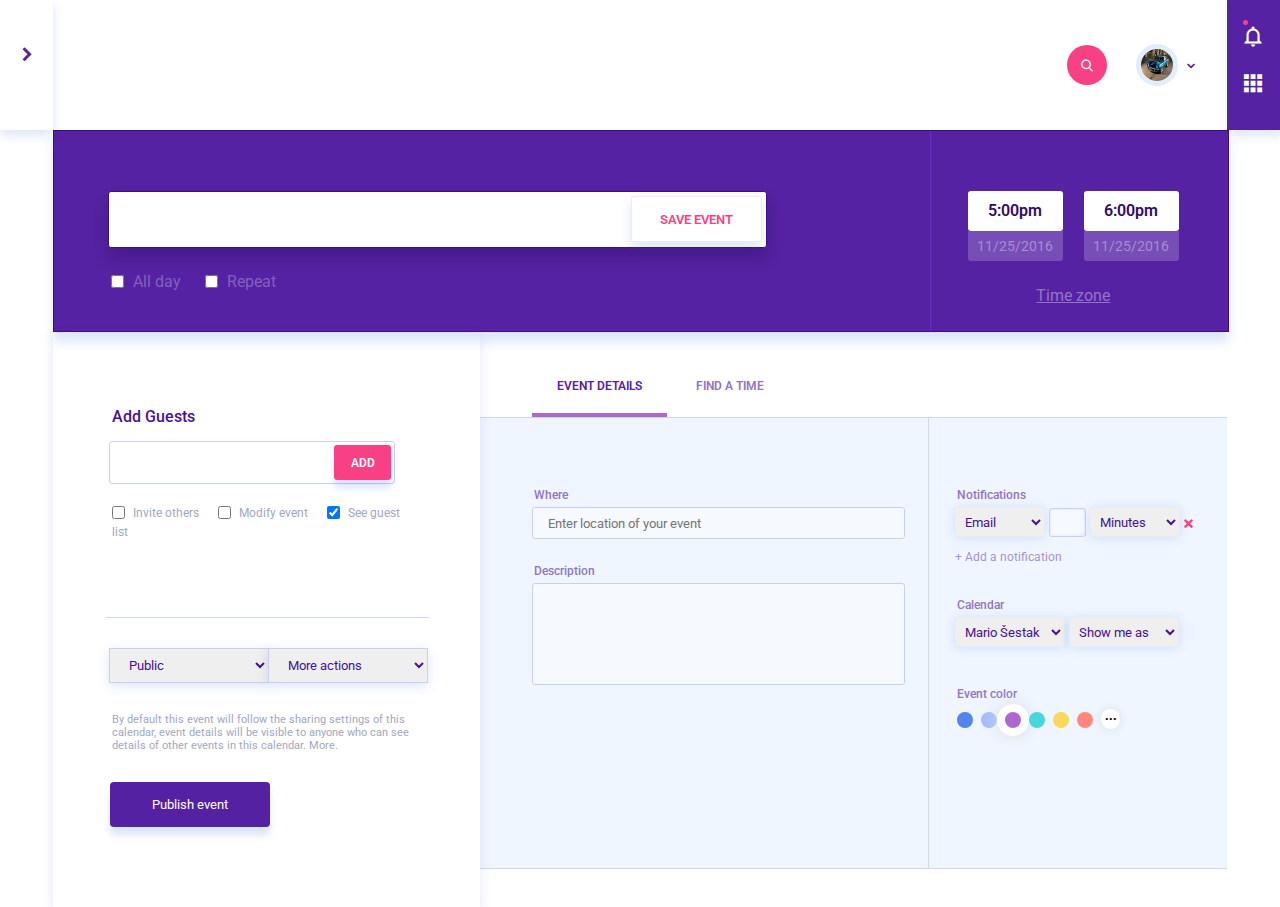
<file: Minified/index.html>
<!DOCTYPE html> <head> <title>Degordian task</title> <link rel="shortcut icon" href="favicon.ico" type="image/x-icon"> <link rel="icon" href="favicon.ico" type="image/x-icon"> <meta charset="utf-8"/> <meta name="viewport" content="width=device-width, initial-scale=1"/> <link rel="stylesheet" type="text/css" href="font/flaticon.css"> <link rel="stylesheet" href="css/styles.css"/> <link href="https://fonts.googleapis.com/css?family=Roboto" rel="stylesheet"> </head> <body> <header> <div class="col_span_1 header_arrow_section"> <div id="arrow"> <i class="flaticon-left-arrow-angle"></i> </div><div id="header_arrow"></div></div><div class="top_button_section" id="top_button_section" style="right: 700px;"> <div class="col_span_3 col_offset_1 save_btn_wrapper"> <input type="button" class="save_button" value="SAVE" onClick="saveLocalStorage();"> </div><div class="discard_delete_wrapper"> <div class="col_span_2 col_offset_1 discard_box" onClick="window.location.reload();" title="discard changes"> <i class="flaticon-forbidden-mark"></i> <p>DISCARD</p></div><div class="col_span_12 delete_box" onClick="localStorage.clear();" title="delete event_clear localStorage"> <i class="flaticon-delete-bin"></i> <p>DELETE</p></div></div></div><div class="col_span_3 profile_box"> <button class="search_button" onClick="popUpAction(event);" data-popup="search_box"> <i class="flaticon-search"></i> </button> <div class="profile" onClick="popUpAction(event);" data-popup="profile_box"> <img src="img/img.jpg"> </div><div class="profile_arrow" onClick="popUpAction(event);" data-popup="profile_box"> <i class="flaticon-left-arrow-angle_small"></i> </div></div><div class="col_span_1 notifications_bar"> <p class="red_dot" id="red_dot"></p><i class="flaticon-notifications-bell-button" id="notifi_button" onClick="popUpAction(event);" data-popup="notification_box"></i> <i class="flaticon-menu" onClick="popUpAction(event);" data-popup="manu_box"></i> </div></header> <section class="col_span_22 col_offset_1 first_section"> <div class="first_section_left"> <div class="save_event_wrapper"> <input type="text" id="event_name"> <input type="button" value="SAVE EVENT" onClick="saveLocalStorage();"> </div><div class="event_intensity"> <input type="checkbox" id="all_day"> <label for="all_day">All day</label> <input type="checkbox" id="repeat"> <label for="repeat">Repeat</label> </div></div><div class="first_section_right"> <div class="time"> <div class="hours"> <p>5:00pm</p></div><div class="date"> <p>11/25/2016</p></div></div><div class="time"> <div class="hours"> <p>6:00pm</p></div><div class="date"> <p>11/25/2016</p></div></div><div class="time_zone"> <p>Time zone</p></div></div></section> <section class="col"> <div class="col_span_8 col_offset_1 add_guest_section"> <div class="col col_offset_2" id="left_event_section"> <div class="add_guest_top_section"> <p class="add_guest_title"> Add Guests </p><div class="add_guest_wrapper"> <input type="text" id="guest_name"> <input type="button" value="ADD" id="add_guest"> </div><div class="add_guest_checkboxes"> <input type="checkbox" id="invite_others"> <label for="invite_others">Invite others</label> <input type="checkbox" id="modify_event"> <label for="modify_event">Modify event</label> <input type="checkbox" id="see_list" checked> <label for="see_list">See guest list</label> </div><ul id="guest_list"></ul> </div><div class="publish_event_section"> <select name="first_dropdown" class="first_dropdown simple_dropdowns" id="eventType"></select> <select name="second_dropdown" class="second_dropdown simple_dropdowns" id="moreActions"></select> <p> By default this event will follow the sharing settings of this calendar, event details will be visible to anyone who can see details of other events in this calendar. More. </p><button onClick="saveEventLocalStorage();">Publish event</button> </div></div></div><div class="col_span_14"> <div class="event_nav"> <a href="" class="selected">EVENT DETAILS</a> <a href="">FIND A TIME</a> </div><div class="col event_details_section"> <div class="event_details_left_section"> <p> Where </p><input type="text" id="location" placeholder="Enter location of your event"> <p> Description </p><textarea id="description"></textarea> </div><div class="event_details_right_section"> <p> Notifications </p><table id="notifi_row"> <tr id="clone_notifi_row" class="clone_notifi_row"> <td> <select name="notification_type" class="notification_type" id="notifications"></select> <input type="text" id="time_value"> <select name="time_format" class="time_format" id="notificationsTime"></select> <a type="button" id="delPOIbutton" onclick="deleteRow(this)"> <i class="flaticon-forbidden-mark"></i> </a> </td></tr></table> <a id="addmorePOIbutton" onclick="createNotification()"> + Add a notification </a> <p class="calendar"> Calendar </p><select name="person" class="person simple_dropdowns" id="calendar"></select> <select name="show_method" class="show_method simple_dropdowns" id="showAs"></select> <p class="edit_color"> Event color </p><ul class="color_palette" id="color_pick"> <li class="first color" data-color="#5484ed"></li><li class="second color" data-color="#a4bdfc"></li><li class="third color" id="selected" data-color="#ae67d1"></li><li class="fourth color" data-color="#46d6db"></li><li class="fifth color" data-color="#fbd75b"></li><li class="sixth color" data-color="#ff887c"></li><li class="seventh color" data-color="#000000"></li><li class="seventh color" data-color="#000000"></li><li class="seventh color" data-color="#000000"></li><li class="seventh color" data-color="#000000"></li><li class="seventh color" data-color="#000000"></li><li class="last color" id="show_all_colors">...</li></ul> </div></div></div></section> <div class="popup hide" id="profile_box"> <img src="img/img.jpg"> <ul> <li>Name: xxxxx</li><li>Age: xx</li><li>Place: Zagreb</li><li>Sex: male</li></ul> <input type="button" value="Close" onClick="popupRemover();"> </div><div class="popup hide" id="notification_box"> <div class="new"> <p>first notification</p></div><div> <p>second notification</p></div><input type="button" value="Close" onClick="popupRemover();"> </div><div class="popup hide" id="manu_box"> <ul> <li>item</li><li>item</li><li>item</li><li>item</li></ul> <input type="button" value="Close" onClick="popupRemover();"> </div><div class="popup hide" id="search_box"> <input type="button" value="Close" onClick="popupRemover();"> </div><div class="is_saved" id="is_saved"> <p>Your inputs are saved!</p></div><script type="text/javascript" src="js/main.js"></script> </body></html>
</file>
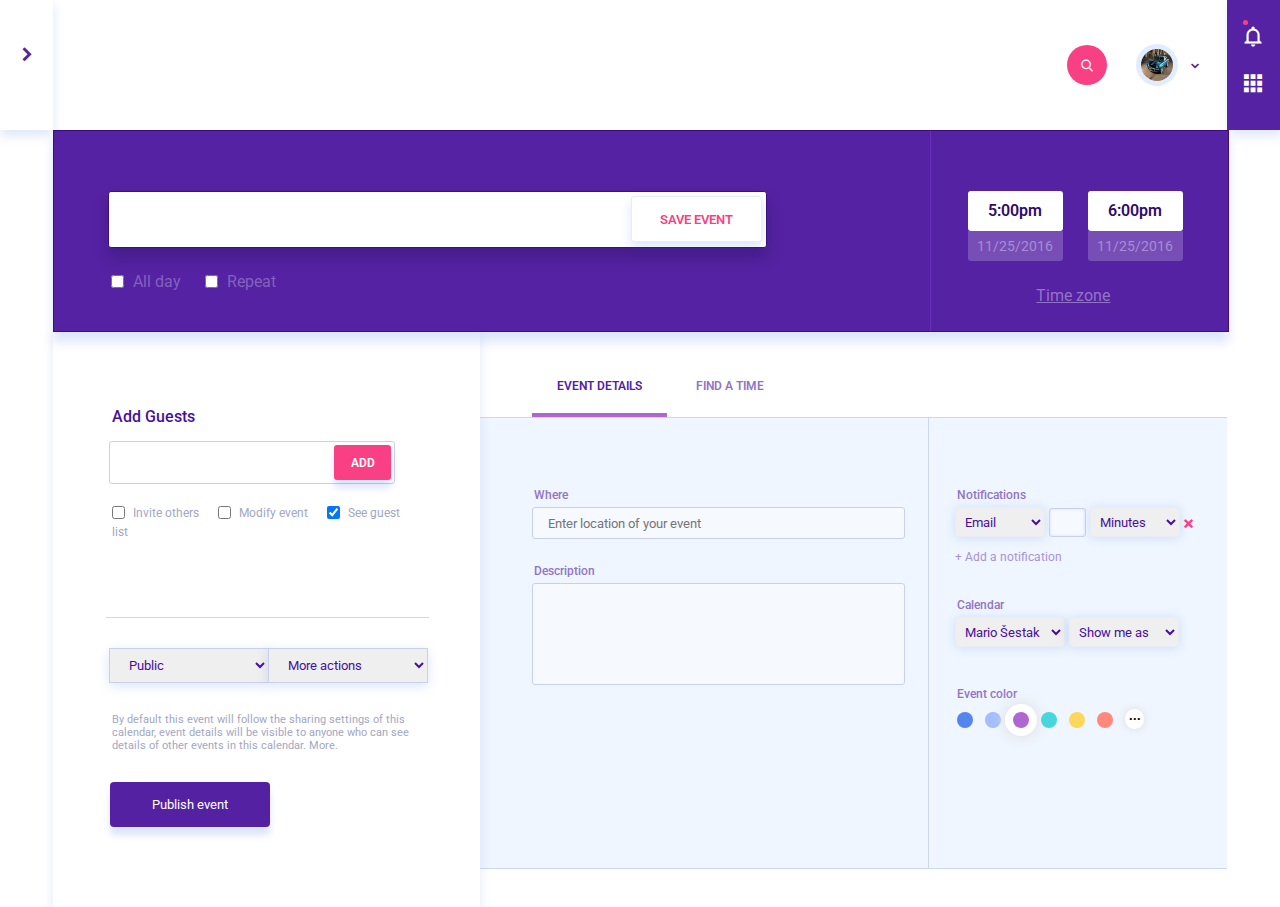
<file: Regular/index.html>
<!DOCTYPE html>
    <head>
        <title>Degordian task</title>
        <link rel="shortcut icon" href="favicon.ico" type="image/x-icon">
        <link rel="icon" href="favicon.ico" type="image/x-icon">
        <meta charset="utf-8"/>
        <meta name="viewport" content="width=device-width, initial-scale=1"/>
        <!-- ICONS -->
        <link rel="stylesheet" type="text/css" href="font/flaticon.css"> 
        <link rel="stylesheet" href="css/styles.css"/>
        <!-- FONT FACE -->
        <link href="https://fonts.googleapis.com/css?family=Roboto" rel="stylesheet">
    </head>
    <body>
        <!-- HEADER -->
        <header>
            <div class="col_span_1 header_arrow_section">
                <div id="arrow">
                    <i class="flaticon-left-arrow-angle"></i>
                </div>
                <div id="header_arrow"></div>
            </div>
            <div class="top_button_section" id="top_button_section" style="right: 700px;">
                <div class="col_span_3 col_offset_1 save_btn_wrapper">
                    <input type="button" class="save_button" value="SAVE" onClick="saveLocalStorage();">
                </div>
                <div class="discard_delete_wrapper">
                    <div class="col_span_2 col_offset_1 discard_box" onClick="window.location.reload();" title="discard changes">
                        <i class="flaticon-forbidden-mark"></i>
                        <p>DISCARD</p>
                    </div>
                    <div class="col_span_12 delete_box" onClick="localStorage.clear();" title="delete event_clear localStorage">
                        <i class="flaticon-delete-bin"></i>
                        <p>DELETE</p>
                    </div>
                </div>
            </div>
            <div class="col_span_3 profile_box">
                <button class="search_button" onClick="popUpAction(event);" data-popup="search_box">
                    <i class="flaticon-search"></i>
                </button>
                <div class="profile" onClick="popUpAction(event);" data-popup="profile_box">
                    <img src="img/img.jpg">
                </div>
                <div class="profile_arrow" onClick="popUpAction(event);" data-popup="profile_box">
                    <i class="flaticon-left-arrow-angle_small"></i>
                </div>
            </div>
            <div class="col_span_1 notifications_bar">
                <p class="red_dot" id="red_dot"></p>
                <i class="flaticon-notifications-bell-button" id="notifi_button" onClick="popUpAction(event);" data-popup="notification_box"></i>
                <i class="flaticon-menu" onClick="popUpAction(event);" data-popup="manu_box"></i>
            </div>
        </header>
        <!-- SECTION WITH EVENT NAME AND TIME ZONE -->
        <section class="col_span_22 col_offset_1 first_section">
            <div class="first_section_left">
                <div class="save_event_wrapper">
                    <input type="text" id="event_name">
                    <input type="button" value="SAVE EVENT" onClick="saveLocalStorage();">
                </div>
                <div class="event_intensity">
                    <input type="checkbox" id="all_day">
                    <label for="all_day">All day</label>
                    <input type="checkbox" id="repeat">
                    <label for="repeat">Repeat</label>
                </div>
            </div>
            <div class="first_section_right">
                <div class="time">
                    <div class="hours">
                        <p>5:00pm</p>
                    </div>
                    <div class="date">
                        <p>11/25/2016</p>
                    </div>
                </div>
                <div class="time">
                    <div class="hours">
                        <p>6:00pm</p>
                    </div>
                    <div class="date">
                        <p>11/25/2016</p>
                    </div>
                </div>
                <div class="time_zone">
                    <p>Time zone</p>
                </div>
            </div>
        </section>
        <!-- SECTION WITH GUEST ADDING AND EVENT DETAILS -->
        <section class="col">
            <div class="col_span_8 col_offset_1 add_guest_section">
                <div class="col col_offset_2" id="left_event_section">
                    <!-- ADDING GUESTS AND PUBLISHING EVENT -->
                    <div class="add_guest_top_section">
                        <p class="add_guest_title">
                            Add Guests
                        </p>
                        <div class="add_guest_wrapper">
                            <input type="text" id="guest_name">
                            <input type="button" value="ADD" id="add_guest">
                        </div>
                        <div class="add_guest_checkboxes">
                            <input type="checkbox" id="invite_others">
                            <label for="invite_others">Invite others</label>
                            <input type="checkbox" id="modify_event">
                            <label for="modify_event">Modify event</label>
                            <input type="checkbox" id="see_list" checked>
                            <label for="see_list">See guest list</label>
                        </div>
                        <ul id="guest_list"></ul>
                    </div>
                    <div class="publish_event_section">
                        <select name="first_dropdown" class="first_dropdown simple_dropdowns" id="eventType"></select>
                        <select name="second_dropdown" class="second_dropdown simple_dropdowns" id="moreActions"></select>
                        <p>
                            By default this event will follow the sharing settings of this calendar, event details will be visible to anyone who can see details of other events in this calendar. More.
                        </p>
                        <button onClick="saveEventLocalStorage();">Publish event</button>
                    </div>
                </div>
            </div>
            <div class="col_span_14">
                <!-- EVENT DETAILS -->
                <div class="event_nav">
                    <a href="" class="selected">EVENT DETAILS</a>
                    <a href="">FIND A TIME</a>
                </div>
                <div class="col event_details_section">
                    <div class="event_details_left_section">
                        <p>
                            Where
                        </p>
                        <input type="text" id="location" placeholder="Enter location of your event">
                        <p>
                            Description
                        </p>
                        <textarea id="description"></textarea>
                    </div>
                    <div class="event_details_right_section">
                        <p>
                            Notifications
                        </p>
                        <table id="notifi_row">
                            <tr id="clone_notifi_row" class="clone_notifi_row">
                                <td>
                                    <select name="notification_type" class="notification_type" id="notifications"></select>
                                    <input type="text" id="time_value">
                                    <select name="time_format" class="time_format" id="notificationsTime"></select>
                                    <a type="button" id="delPOIbutton" onclick="deleteRow(this)">
                                        <i class="flaticon-forbidden-mark"></i>
                                    </a>
                                </td>
                            </tr>
                        </table>
                        <a id="addmorePOIbutton" onclick="createNotification()">
                            + Add a notification
                        </a>
                        <p class="calendar">
                            Calendar
                        </p>
                        <select name="person" class="person simple_dropdowns" id="calendar"></select>
                        <select name="show_method" class="show_method simple_dropdowns" id="showAs"></select>
                        <p class="edit_color">
                            Event color
                        </p>
                        <ul class="color_palette" id="color_pick">
                            <li class="first color" data-color="#5484ed"></li>
                            <li class="second color" data-color="#a4bdfc"></li>
                            <li class="third color" id="selected" data-color="#ae67d1"></li>
                            <li class="fourth color" data-color="#46d6db"></li>
                            <li class="fifth color" data-color="#fbd75b"></li>
                            <li class="sixth color" data-color="#ff887c"></li>
                            <li class="seventh color" data-color="#000000"></li>
                            <li class="seventh color" data-color="#000000"></li>
                            <li class="seventh color" data-color="#000000"></li>
                            <li class="seventh color" data-color="#000000"></li>
                            <li class="seventh color" data-color="#000000"></li>
                            <li class="last color" id="show_all_colors">...</li>
                        </ul>
                    </div>
                </div>
            </div>
        </section>
        <!-- POPUPS FOR PROFILE, NOTIFICATIONS,.... -->
        <div class="popup hide" id="profile_box">
            <img src="img/img.jpg">
            <ul>
                <li>Name: xxxxx</li>
                <li>Age: xx</li>
                <li>Place: Zagreb</li>
                <li>Sex: male</li>
            </ul>
            <input type="button" value="Close" onClick="popupRemover();">
        </div>
        <div class="popup hide" id="notification_box">
            <div class="new">
                <p>first notification</p>
            </div>
            <div>
                <p>second notification</p>
            </div>
            <input type="button" value="Close" onClick="popupRemover();">
        </div>
        <div class="popup hide" id="manu_box">
            <ul>
                <li>item</li>
                <li>item</li>
                <li>item</li>
                <li>item</li>
            </ul>
            <input type="button" value="Close" onClick="popupRemover();">
        </div>
        <div class="popup hide" id="search_box">
            <input type="button" value="Close" onClick="popupRemover();">
        </div>
        <div class="is_saved" id="is_saved">
            <p>Your inputs are saved!</p>
        </div>
        <script type="text/javascript" src="js/main.js"></script>
    </body>
</html>
</file>
<file: Minified/font/flaticon.css>
@font-face{font-family:Flaticon;src:url(Flaticon.eot);src:url(Flaticon.eot?#iefix) format("embedded-opentype"),url(Flaticon.woff) format("woff"),url(Flaticon.ttf) format("truetype"),url(Flaticon.svg#Flaticon) format("svg");font-weight:400;font-style:normal}@media screen and (-webkit-min-device-pixel-ratio:0){@font-face{font-family:Flaticon;src:url(Flaticon.svg#Flaticon) format("svg")}}[class*=" flaticon-"]:after,[class*=" flaticon-"]:before,[class^=flaticon-]:after,[class^=flaticon-]:before{font-family:Flaticon;font-style:normal;margin-left:20px}.flaticon-menu:before{content:"\f100";font-size:18px;color:#fff;margin-left:0}.flaticon-notifications-bell-button:before{content:"\f101";font-size:20px;color:#fff;margin-left:0}.flaticon-search:before{content:"\f102";font-size:12px;margin-left:0}.flaticon-delete-bin:before{content:"\f103";font-size:14px;margin-left:0}.flaticon-forbidden-mark:before{content:"\f104";font-size:9px;margin-left:0}.flaticon-left-arrow-angle:before{content:"\f105";font-size:14px;margin-left:0}.flaticon-left-arrow-angle_small:before{content:"\f105";font-size:8px;margin-left:0}
</file>
<file: Minified/css/styles.css>
.col{float:left;box-sizing:border-box;background-clip:padding-box!important;width:100%;margin-left:0;padding:0}.col_span_1{width:4.16667%}.col_span_1,.col_span_2{border-left-width:0;padding:0;margin-left:0;float:left}.col_span_2{width:8.33333%}.col_span_3{width:12.5%}.col_span_3,.col_span_8{border-left-width:0;padding:0;margin-left:0;float:left}.col_span_8{width:33.33333%}.col_span_12{width:50%}.col_span_12,.col_span_14{border-left-width:0;padding:0;margin-left:0;float:left}.col_span_14{width:58.33333%}.col_span_22{width:91.66667%;border-left-width:0;padding:0;margin-left:0;float:left}.col_offset_1{margin-left:4.16666666667%}.col_offset_2{margin-left:8.33333333333%}*,body,html{margin:0;padding:0;font-family:Roboto,sans-serif}button:hover,input[type=button]:hover{cursor:pointer}header{height:130px}header .header_arrow_section{color:#54239e;background-color:#fff;position:relative;z-index:1;box-shadow:0 5px 11px rgba(0,78,194,.15);height:130px;text-align:center}header #arrow{-webkit-transform:rotate(180deg);transform:rotate(180deg);transition:.6s;position:relative;top:45px}header .top_button_section{position:relative;right:500px;transition:.6s}header .top_button_section:hover{cursor:pointer}header #header_arrow{width:100%;height:100%;position:relative;z-index:2;top:-20px}header #header_arrow:hover{cursor:pointer}header .save_button{border:1px solid #e11f66;min-width:150px;width:100%;margin-top:25px;height:55px;box-shadow:0 8px 8px rgba(19,79,215,.15);background-color:#fa4084;color:#fff;border:0;border-radius:3px;font-size:12px;font-weight:600}header p{margin-top:43px;font-size:11px;color:#9274c5}header .search_button{display:inline-block;background-color:#fa4084;color:#fff;width:40px;height:40px;margin-right:25px;border-radius:50%;border:0;margin-top:45px}header .profile_arrow{color:#52209d;display:inline-block;-webkit-transform:rotate(270deg);transform:rotate(270deg);width:10px}header .profile_arrow:hover{cursor:pointer}header .profile{display:inline-block;border:5px solid #e1edff;width:32px;height:32px;border-radius:50%;position:relative;top:11px;margin-right:5px}header .profile img{width:32px;border-radius:50%}header .profile:hover{cursor:pointer}header .delete_box,header .discard_box{margin-top:40px;display:inline-block}header .delete_box i,header .delete_box p,header .discard_box i,header .discard_box p{display:inline;cursor:pointer;color:#9274c5}header .delete_box i,header .discard_box i{margin-right:7px}header .delete_box{position:relative;left:-5px}header .discard_box i{background-color:#9274c5;color:#fff;border-radius:50%;padding:0 6px 3px}.notifications_bar{box-shadow:3px 5px 11px rgba(0,78,194,.15);height:130px;background-color:#5522a3;text-align:center}.notifications_bar .red_dot{width:5px;height:5px;background-color:#fa4084;position:absolute;right:2.5%;top:-23px;border-radius:50%}.notifications_bar .flaticon-menu,.notifications_bar .flaticon-notifications-bell-button{display:block;margin-top:25px;cursor:pointer}.first_section{border:1px solid #3b0c82;box-shadow:0 10px 10px rgba(19,79,215,.15);height:200px;background-color:#5522a3}.first_section_left{border-right:1px solid #6730bc;height:140px;margin-left:4.6%;width:70%;padding-top:60px;float:left}.first_section_left .save_event_wrapper{border:1px solid #3c1081;border-radius:3px;background-color:#fff;width:80%;height:55px;box-shadow:0 10px 15px rgba(17,1,41,.2)}.first_section_left .save_event_wrapper input[type=text]{width:70%;height:90%;margin-top:3px;border:0;margin-left:5px;color:#5a33a3;padding-left:15px;font-size:18px}.first_section_left .save_event_wrapper input[type=button]{float:right;width:20%;color:#fa4084;height:46px;min-width:120px;border:1px solid #e7ecf5;border-radius:3px;background-color:#fff;margin:4px;box-shadow:0 5px 11px rgba(19,79,215,.15);font-weight:600}.first_section_left .event_intensity{margin-top:25px;margin-left:3px;color:#8261bb}.first_section_left .event_intensity input{margin-right:5px}.first_section_left .event_intensity label{margin-right:20px;position:relative;bottom:1px}.first_section_right{float:left;width:22.5%;padding-left:2.5%}.first_section_right .time{margin-top:60px;display:inline-block;width:33.33333%;min-width:95px;margin-right:13%;margin-left:2%}.first_section_right .time .hours{background-color:#fff;text-align:center;width:100%;height:40px;border-radius:3px;color:#2f0969}.first_section_right .time .hours p{padding-top:10px;font-size:16px;font-weight:600}.first_section_right .time .date{width:100%;background-color:#774eb5;border-radius:0 0 3px 3px;height:30px;text-align:center}.first_section_right .time .date p{padding-top:7px;color:#a78cd5;font-size:14px}.first_section_right .time_zone{margin-top:25px;text-decoration:underline;color:#9274c5;width:86%;text-align:center}.add_guest_section{position:relative;z-index:1;box-shadow:0 5px 11px rgba(80,103,218,.15);min-height:500px;padding-top:75px;display:block}.add_guest_section .add_guest_title{font-weight:500;color:#47109b;margin-left:3px}.add_guest_section .add_guest_wrapper{border-radius:3px;border:1px solid #c9d0ed;margin-left:0;width:70%;margin-right:20px;margin-top:15px;height:41px}.add_guest_section .add_guest_wrapper input[type=text]{width:69%;margin-top:2px;height:37px;border:0;padding-left:10px;margin-left:2px}.add_guest_section .add_guest_wrapper input[type=button]{width:20%;height:35px;float:right;margin:3px;background-color:#fa4084;color:#fff;border:0;border-radius:3px;font-weight:600;font-size:12px;box-shadow:0 8px 7px rgba(19,79,215,.15)}.add_guest_section .add_guest_checkboxes{display:inline-block;margin-left:3px;margin-top:20px;width:75%}.add_guest_section .add_guest_checkboxes label{position:relative;bottom:2px;margin-left:4px;margin-right:15px;font-size:12px;color:#a2a7c1}.add_guest_section #guest_list{margin-top:15px;margin-bottom:15px;list-style-type:none;font-size:12px;color:#a2a7c1}.add_guest_section .add_guest_top_section{min-height:210px;margin-left:4.6%}.add_guest_section .publish_event_section{margin-left:4%;border-top:1px solid #ccd9ec;width:75%;padding-top:30px;padding-left:3px}.add_guest_section .publish_event_section .second_dropdown{margin:0}.add_guest_section .publish_event_section .first_dropdown,.add_guest_section .publish_event_section .second_dropdown{color:#47109b;min-width:140px;width:50%;height:35px;padding-left:15px;border:1px solid #c9d0ed;box-shadow:0 3px 11px rgba(19,79,215,.15)}.add_guest_section .publish_event_section .first_dropdown{margin-right:-5px}.add_guest_section .publish_event_section p{margin-top:30px;margin-left:3px;font-size:11px;color:#a2a7c1}.add_guest_section .publish_event_section button{margin-top:30px;height:45px;width:160px;border:0;margin-left:1px;border-radius:4px;background-color:#5421a2;color:#fff;box-shadow:0 8px 7px rgba(0,78,194,.15)}.event_nav{margin-left:7%;width:93%;height:85px}.event_nav a{padding:20px 25px;font-size:12px;font-weight:600;text-decoration:none;height:85px;position:relative;top:43px;color:#9274c5}.event_nav .selected{border-bottom:4px solid #ae67d1;color:#5421a2}.event_details_section{border-top:1px solid #ccd9ec;border-bottom:1px solid #ccd9ec;position:relative;z-index:0;background-color:#eff6ff;height:auto;min-height:450px}.event_details_section p{margin-left:1px;color:#9274c5;font-size:12px;font-weight:500;margin-left:2px}.event_details_right_section{width:36%;float:left;padding-left:3.5%;padding-top:70px}.event_details_right_section table{margin-left:-2px;margin-top:3px;border:0}.event_details_right_section table tr:first-child{display:none}.event_details_right_section table td{border:0;display:inline-block}.event_details_right_section table td select{color:#47109b;width:90px;height:30px;border-radius:3px;border:1px solid #e7ecf5;padding-left:5px;box-shadow:0 1px 11px rgba(19,79,215,.15)}.event_details_right_section table td i{color:#fa4084}.event_details_right_section table td #time_value{color:#2f0969;width:30px;height:27px;padding-left:5px;background-color:#f6faff;border-radius:3px;border:1px solid #c9d0ed;box-shadow:inset 0 0 3px rgba(19,79,215,.15)}.event_details_right_section a{cursor:pointer;font-size:12px}.event_details_right_section #addmorePOIbutton{position:relative;top:7px;color:#a793d1}.event_details_right_section .calendar,.event_details_right_section .edit_color{margin-top:40px;margin-bottom:5px}.event_details_right_section .person,.event_details_right_section .show_method{display:inline-block;box-shadow:0 1px 11px rgba(19,79,215,.15);color:#47109b;width:110px;height:30px;padding-left:5px;border-radius:3px;border:1px solid #e7ecf5}.event_details_right_section .color_palette{margin-bottom:15px;margin-top:7px;margin-left:-2px;list-style-type:none}.event_details_right_section .color_palette li{display:inline-block;width:16px;height:16px;border-radius:50%;margin:4px}.event_details_right_section .color_palette li:hover{cursor:pointer}.event_details_right_section .color_palette .first{background-color:#5484ed}.event_details_right_section .color_palette .second{background-color:#a4bdfc}.event_details_right_section .color_palette .third{background-color:#ae67d1}.event_details_right_section .color_palette .fourth{background-color:#46d6db}.event_details_right_section .color_palette .fifth{background-color:#fbd75b}.event_details_right_section .color_palette .sixth{background-color:#ff887c}.event_details_right_section .color_palette .seventh{background-color:#000}.event_details_right_section .color_palette .last{width:13.5px;height:13.5px;background-color:#fff;font-size:12px;font-weight:900;position:relative;bottom:12px;padding-bottom:6px;padding-left:4px;padding-right:1px;box-shadow:0 0 10px #ddd}.event_details_right_section .color_palette #selected{border:8px solid #fff;margin:-4px;box-shadow:0 0 15px #ddd}.hide_color{display:none}.event_details_left_section{margin-left:7%;width:53%;float:left;min-height:380px;border-right:1px solid #ccd9ec;padding-top:70px}.event_details_left_section #location{margin-right:3.5%;padding-left:15px}.event_details_left_section #description,.event_details_left_section #location{color:#47109b;width:90%;margin-top:5px;margin-bottom:25px;border-radius:3px;border:1px solid #c9d0ed;height:30px;background-color:#f6faff}.event_details_left_section #description{margin-right:5%;min-height:70px;padding:15px;padding-right:0;resize:none}.popup{width:285px;background-color:#fff;box-shadow:0 0 15px #ddd;position:absolute;right:10px;transition:.6s;overflow:hidden}.popup input{background:#f5f5f5;border:0;position:absolute;bottom:0;right:0;height:30px;width:100%;text-decoration:underline}#profile_box{width:260px}#profile_box img{width:100px;height:100px;border-radius:50%;overflow:hidden;box-shadow:0 0 15px #ddd;margin:10px}#profile_box ul{float:right;margin:10px;list-style-type:none}#profile_box ul li{padding-bottom:5px}#notification_box{width:250px}#notification_box div{width:100%;text-align:center;height:60px}#notification_box div p{padding-top:20px;margin-bottom:20px}#notification_box .new{background-color:#eee}#manu_box{width:150px}#manu_box ul{list-style-type:none;margin:10px}#manu_box ul li{margin-bottom:5px}.hide{height:0}.show{height:150px}.is_saved{z-index:3;width:100vw;height:100vh;background:rgba(0,0,0,.5);position:fixed;color:#fff;top:-1800px;text-align:center;padding-top:20%;font-size:24px;transition:.6s}.is_saved:hover{cursor:pointer}@media screen and (max-width:1380px){.first_section_right .time{margin-right:5%;margin-left:3%}}@media screen and (max-width:1160px){.first_section_right .time{margin-right:2%;margin-left:1%}header .search_button{margin-right:10px}.event_details_right_section{width:46.5%;padding-left:3%}.event_details_left_section{width:43%}}@media screen and (max-width:1030px){.first_section_right .time{margin-right:0;margin-left:0}header .search_button{display:block;margin-top:10px;margin-left:10px}header .profile,header .profile_arrow{margin-left:10px}}@media screen and (max-width:965px){.col_span_1{width:50px}.first_section{border:0;margin-left:0;width:100%;height:150px}.first_section .first_section_left{margin-left:6.8%;padding-top:20px;height:130px;width:65%}.first_section .first_section_left .save_event_wrapper input[type=text]{width:auto;height:80%}.first_section .first_section_right .time{margin-top:20px}header,header #header_arrow,header .header_arrow_section,header .notifications_bar{height:115px}header .profile_box{position:absolute;right:75px}header .profile_arrow{margin-left:0}header .notifications_bar{float:right}header .delete_box{width:auto;margin-left:15px}header .discard_box{width:auto;margin-right:15px;margin-left:25px}.col_span_3{width:auto;margin-left:35px}.col_span_8,.col_span_14{width:50%;margin:0}.event_details_left_section{width:90%;border-right:0;min-height:auto;border-bottom:1px solid #ccd9ec}.event_details_right_section{width:90%;margin-left:3%;padding-top:30px}}@media screen and (max-width:890px){.first_section{width:100%;margin:0;height:250px}.first_section .first_section_left,.first_section .first_section_right{width:94%}.first_section .first_section_right .time{margin-top:-10px;margin-left:3.8%}.first_section .first_section_right .time .hours{height:35px}.first_section .first_section_right .time .hours p{padding-top:8px}.first_section .first_section_right .time_zone{margin-top:10px;width:73%}.first_section .first_section_left{border-right:0;margin-left:6%}.first_section .first_section_left .save_event_wrapper{width:71%;height:40px}.first_section .first_section_left .save_event_wrapper input[type=button]{height:32px;font-weight:500}}@media screen and (max-width:630px){body{overflow-y:scroll;overflow-x:hidden}.first_section{height:220px}.first_section .first_section_left{width:95%}.first_section .first_section_right{width:100%;padding-left:0}.first_section .first_section_right .time{width:40%;margin-left:4.5%;margin-right:4.5%}.first_section .first_section_right .time_zone{width:97%}.first_section .first_section_left{margin-left:4.5%;height:100px}.first_section .first_section_left .save_event_wrapper{width:94.5%}.first_section .first_section_left .save_event_wrapper input[type=text]{width:calc(100% - 140px)}.first_section .first_section_left .save_event_wrapper input[type=button]{min-width:90px}.first_section .first_section_left .event_intensity{margin-top:10px}.top_button_section{display:block;float:left}.top_button_section .save_btn_wrapper{margin-top:-15px}.top_button_section .discard_delete_wrapper{clear:both;width:100%;margin-left:19%}.top_button_section .discard_delete_wrapper .delete_box{margin-top:15px;left:0}.top_button_section .discard_delete_wrapper .discard_box{margin-top:15px;margin-left:0}.col_span_8,.col_span_14{width:100%}#left_event_section{width:93%}.add_guest_section{padding-top:45px}.add_guest_section .col_offset_2{margin-left:7%}.add_guest_section .add_guest_top_section,.add_guest_section .publish_event_section{margin-left:0}.add_guest_section .publish_event_section .first_dropdown,.add_guest_section .publish_event_section .second_dropdown{min-width:110px;padding-left:5px}.add_guest_section .add_guest_checkboxes{width:110px}.add_guest_section .add_guest_wrapper{width:75%}}@media screen and (max-width:440px){header .col_span_1{width:35px}header .top_button_section .save_btn_wrapper{margin-left:10px}header .top_button_section .save_btn_wrapper input[type=button]{height:40px;min-width:100px}header .top_button_section .discard_delete_wrapper{margin-left:10px}header .top_button_section .discard_delete_wrapper .delete_box{width:100%;margin-top:10px;margin-left:4px}header .top_button_section .discard_delete_wrapper .delete_box p{padding-left:3px}header .top_button_section .discard_delete_wrapper .discard_box{width:100%;margin-top:10px}header .profile_box{right:45px}header .profile_box .profile_arrow{margin-left:-6px}}
</file>
<file: Regular/font/flaticon.css>
/*
  	Flaticon icon font: Flaticon
  	Creation date: 18/03/2017 15:27
  	*/

@font-face {
  font-family: "Flaticon";
  src: url("./Flaticon.eot");
  src: url("./Flaticon.eot?#iefix") format("embedded-opentype"),
       url("./Flaticon.woff") format("woff"),
       url("./Flaticon.ttf") format("truetype"),
       url("./Flaticon.svg#Flaticon") format("svg");
  font-weight: normal;
  font-style: normal;
}

@media screen and (-webkit-min-device-pixel-ratio:0) {
  @font-face {
    font-family: "Flaticon";
    src: url("./Flaticon.svg#Flaticon") format("svg");
  }
}

[class^="flaticon-"]:before, [class*=" flaticon-"]:before,
[class^="flaticon-"]:after, [class*=" flaticon-"]:after {   
  font-family: Flaticon;
font-style: normal;
margin-left: 20px;
}

.flaticon-menu:before { content: "\f100"; font-size: 18px; color: #fff; margin-left: 0;}
.flaticon-notifications-bell-button:before { content: "\f101"; font-size: 20px; color: #fff; margin-left: 0;}
.flaticon-search:before { content: "\f102"; font-size: 12px; margin-left: 0;}
.flaticon-delete-bin:before { content: "\f103"; font-size: 14px; margin-left: 0px;}
.flaticon-forbidden-mark:before { content: "\f104"; font-size: 9px; margin-left: 0px;}
.flaticon-left-arrow-angle:before { content: "\f105"; font-size: 14px; margin-left: 0px;}
.flaticon-left-arrow-angle_small:before { content: "\f105"; font-size: 8px; margin-left: 0px;}
</file>
<file: Regular/css/styles.css>
.col {
  float: left;
  -webkit-box-sizing: border-box;
  -moz-box-sizing: border-box;
  box-sizing: border-box;
  -moz-background-clip: padding-box !important;
  -webkit-background-clip: padding-box !important;
  background-clip: padding-box !important;
  width: 100%; }

/*-----------------------------------------------------------------------------

    Span 1:    4.16666666667%
    Span 2:    8.33333333333%
    Span 3:    12.5%
    Span 4:    16.6666666667%
    Span 5:    20.8333333333%
    Span 6:    25.0%
    Span 7:    29.1666666667%
    Span 8:    33.3333333333%
    Span 9:    37.5%
    Span 10:    41.6666666667%
    Span 11:    45.8333333333%
    Span 12:    50.0%
    Span 13:    54.1666666667%
    Span 14:    58.3333333333%
    Span 15:    62.5%
    Span 16:    66.6666666667%
    Span 17:    70.8333333333%
    Span 18:    75.0%
    Span 19:    79.1666666667%
    Span 20:    83.3333333333%
    Span 21:    87.5%
    Span 22:    91.6666666667%
    Span 23:    95.8333333333%
    Span 24:    100%

    ----------------------------------------------------------------------------- */
.col {
  margin-left: 0%;
  padding: 0 0%; }

.col_span_1 {
  width: 4.16667%;
  border-left-width: 0;
  padding: 0 0%;
  margin-left: 0%;
  float: left; }

.col_span_2 {
  width: 8.33333%;
  border-left-width: 0;
  padding: 0 0%;
  margin-left: 0%;
  float: left; }

.col_span_3 {
  width: 12.5%;
  border-left-width: 0;
  padding: 0 0%;
  margin-left: 0%;
  float: left; }

.col_span_8 {
  width: 33.33333%;
  border-left-width: 0;
  padding: 0 0%;
  margin-left: 0%;
  float: left; }

.col_span_12 {
  width: 50%;
  border-left-width: 0;
  padding: 0 0%;
  margin-left: 0%;
  float: left; }

.col_span_14 {
  width: 58.33333%;
  border-left-width: 0;
  padding: 0 0%;
  margin-left: 0%;
  float: left; }

.col_span_22 {
  width: 91.66667%;
  border-left-width: 0;
  padding: 0 0%;
  margin-left: 0%;
  float: left; }

/*OFFSET*/
.col_offset_1 {
  margin-left: 4.16666666667%; }

.col_offset_2 {
  margin-left: 8.33333333333%; }

*, html, body {
  margin: 0;
  padding: 0;
  font-family: 'Roboto', sans-serif; }

input[type="button"]:hover, button:hover {
  cursor: pointer; }

header {
  height: 130px; }
  header .header_arrow_section {
    color: #54239e;
    background-color: #fff;
    position: relative;
    z-index: 1;
    box-shadow: 0 5px 11px rgba(0, 78, 194, 0.15);
    height: 130px;
    text-align: center; }
  header #arrow {
    -webkit-transform: rotate(180deg);
    -ms-transform: rotate(180deg);
    transform: rotate(180deg);
    transition: .6s;
    position: relative;
    top: 45px; }
  header .top_button_section {
    position: relative;
    right: 500px;
    transition: .6s; }
    header .top_button_section:hover {
      cursor: pointer; }
  header #header_arrow {
    width: 100%;
    height: 100%;
    position: relative;
    z-index: 15;
    top: -20px; }
    header #header_arrow:hover {
      cursor: pointer; }
  header .save_button {
    border: 1px solid #e11f66;
    min-width: 150px;
    width: 100%;
    margin-top: 25px;
    height: 55px;
    box-shadow: 0 8px 8px rgba(19, 79, 215, 0.15);
    background-color: #fa4084;
    color: #fff;
    border: 0;
    border-radius: 3px;
    font-size: 12px;
    font-weight: 600; }
  header p {
    margin-top: 43px;
    font-size: 11px;
    color: #9274c5; }
  header .search_button {
    display: inline-block;
    background-color: #fa4084;
    color: #fff;
    width: 40px;
    height: 40px;
    margin-right: 25px;
    border-radius: 50%;
    border: 0;
    margin-top: 45px; }
  header .profile_arrow {
    color: #52209d;
    display: inline-block;
    -webkit-transform: rotate(270deg);
    -ms-transform: rotate(270deg);
    transform: rotate(270deg);
    width: 10px; }
    header .profile_arrow:hover {
      cursor: pointer; }
  header .profile {
    display: inline-block;
    border: 5px solid #e1edff;
    width: 32px;
    height: 32px;
    border-radius: 50%;
    position: relative;
    top: 11px;
    margin-right: 5px; }
    header .profile img {
      width: 32px;
      border-radius: 50%; }
    header .profile:hover {
      cursor: pointer; }
  header .delete_box, header .discard_box {
    margin-top: 40px;
    display: inline-block; }
    header .delete_box i, header .delete_box p, header .discard_box i, header .discard_box p {
      display: inline;
      cursor: pointer;
      color: #9274c5; }
    header .delete_box i, header .discard_box i {
      margin-right: 7px; }
  header .delete_box {
    position: relative;
    left: -5px; }
  header .discard_box i {
    background-color: #9274c5;
    color: #fff;
    border-radius: 50%;
    padding: 0px 6px 3px 6px; }

.notifications_bar {
  box-shadow: 3px 5px 11px rgba(0, 78, 194, 0.15);
  height: 130px;
  background-color: #5522a3;
  text-align: center; }
  .notifications_bar .red_dot {
    width: 5px;
    height: 5px;
    background-color: #fa4084;
    position: absolute;
    right: 2.5%;
    top: -23px;
    border-radius: 50%; }
  .notifications_bar .flaticon-notifications-bell-button {
    display: block;
    margin-top: 25px;
    cursor: pointer; }
  .notifications_bar .flaticon-menu {
    margin-top: 25px;
    display: block;
    cursor: pointer; }

.first_section {
  border: 1px solid #3b0c82;
  box-shadow: 0 10px 10px rgba(19, 79, 215, 0.15);
  height: 200px;
  background-color: #5522a3; }

.first_section_left {
  border-right: 1px solid #6730bc;
  height: 140px;
  margin-left: 4.6%;
  width: 70%;
  padding-top: 60px;
  float: left; }
  .first_section_left .save_event_wrapper {
    border: 1px solid #3c1081;
    border-radius: 3px;
    background-color: #fff;
    width: 80%;
    height: 55px;
    box-shadow: 0 10px 15px rgba(17, 1, 41, 0.2); }
    .first_section_left .save_event_wrapper input[type="text"] {
      width: 70%;
      height: 90%;
      margin-top: 3px;
      border: 0;
      margin-left: 5px;
      color: #5a33a3;
      padding-left: 15px;
      font-size: 18px; }
    .first_section_left .save_event_wrapper input[type="button"] {
      float: right;
      width: 20%;
      color: #fa4084;
      height: 46px;
      min-width: 120px;
      border: 1px solid #e7ecf5;
      border-radius: 3px;
      background-color: #fff;
      margin: 4px;
      box-shadow: 0 5px 11px rgba(19, 79, 215, 0.15);
      font-weight: 600; }
  .first_section_left .event_intensity {
    margin-top: 25px;
    margin-left: 3px;
    color: #8261bb; }
    .first_section_left .event_intensity input {
      margin-right: 5px; }
    .first_section_left .event_intensity label {
      margin-right: 20px;
      position: relative;
      bottom: 1px; }

.first_section_right {
  float: left;
  width: 22.5%;
  padding-left: 2.5%; }
  .first_section_right .time {
    margin-top: 60px;
    display: inline-block;
    width: calc(100% / 3);
    min-width: 95px;
    margin-right: 13%;
    margin-left: 2%; }
    .first_section_right .time .hours {
      background-color: #fff;
      text-align: center;
      width: 100%;
      height: 40px;
      border-radius: 3px;
      color: #2f0969; }
      .first_section_right .time .hours p {
        padding-top: 10px;
        font-size: 16px;
        font-weight: 600; }
    .first_section_right .time .date {
      width: 100%;
      background-color: #774eb5;
      border-radius: 0 0 3px 3px;
      height: 30px;
      text-align: center; }
      .first_section_right .time .date p {
        padding-top: 7px;
        color: #a78cd5;
        font-size: 14px; }
  .first_section_right .time_zone {
    margin-top: 25px;
    text-decoration: underline;
    color: #9274c5;
    width: 86%;
    text-align: center; }

.add_guest_section {
  position: relative;
  z-index: 1;
  box-shadow: 0 5px 11px rgba(80, 103, 218, 0.15);
  min-height: 500px;
  padding-top: 75px;
  display: block; }
  .add_guest_section .add_guest_title {
    font-weight: 500;
    color: #47109b;
    margin-left: 3px; }
  .add_guest_section .add_guest_wrapper {
    border-radius: 3px;
    border: 1px solid #c9d0ed;
    margin-left: 0;
    width: 70%;
    margin-right: 20px;
    margin-top: 15px;
    height: 41px; }
    .add_guest_section .add_guest_wrapper input[type="text"] {
      width: 69%;
      margin-top: 2px;
      height: 37px;
      border: 0;
      padding-left: 10px;
      margin-left: 2px; }
    .add_guest_section .add_guest_wrapper input[type="button"] {
      width: 20%;
      height: 35px;
      float: right;
      margin: 3px;
      background-color: #fa4084;
      color: #fff;
      border: 0;
      border-radius: 3px;
      font-weight: 600;
      font-size: 12px;
      box-shadow: 0 8px 7px rgba(19, 79, 215, 0.15); }
  .add_guest_section .add_guest_checkboxes {
    display: inline-block;
    margin-left: 3px;
    margin-top: 20px;
    width: 75%; }
    .add_guest_section .add_guest_checkboxes label {
      position: relative;
      bottom: 2px;
      margin-left: 4px;
      margin-right: 15px;
      font-size: 12px;
      color: #a2a7c1; }
  .add_guest_section #guest_list {
    margin-top: 15px;
    margin-bottom: 15px;
    list-style-type: none;
    font-size: 12px;
    color: #a2a7c1; }
  .add_guest_section .add_guest_top_section {
    min-height: 210px;
    margin-left: 4.6%; }
  .add_guest_section .publish_event_section {
    margin-left: 4%;
    border-top: 1px solid #ccd9ec;
    width: 75%;
    padding-top: 30px;
    padding-left: 3px; }
    .add_guest_section .publish_event_section .second_dropdown {
      color: #47109b;
      min-width: 140px;
      width: 50%;
      margin: 0;
      height: 35px;
      padding-left: 15px;
      border: 1px solid #c9d0ed;
      box-shadow: 0 3px 11px rgba(19, 79, 215, 0.15); }
    .add_guest_section .publish_event_section .first_dropdown {
      color: #47109b;
      width: 50%;
      min-width: 140px;
      margin-right: -5px;
      height: 35px;
      padding-left: 15px;
      border: 1px solid #c9d0ed;
      box-shadow: 0 3px 11px rgba(19, 79, 215, 0.15); }
    .add_guest_section .publish_event_section p {
      margin-top: 30px;
      margin-left: 3px;
      font-size: 11px;
      color: #a2a7c1; }
    .add_guest_section .publish_event_section button {
      margin-top: 30px;
      height: 45px;
      width: 160px;
      border: 0;
      margin-left: 1px;
      border-radius: 4px;
      background-color: #5421a2;
      color: #fff;
      box-shadow: 0 8px 7px rgba(0, 78, 194, 0.15); }

.event_nav {
  margin-left: 7%;
  width: 93%;
  height: 85px; }
  .event_nav a {
    padding: 20px 25px;
    font-size: 12px;
    font-weight: 600;
    text-decoration: none;
    height: 85px;
    position: relative;
    top: 43px;
    color: #9274c5; }
  .event_nav .selected {
    border-bottom: 4px solid #ae67d1;
    color: #5421a2; }

.event_details_section {
  border-top: 1px solid #ccd9ec;
  border-bottom: 1px solid #ccd9ec;
  position: relative;
  z-index: 0;
  background-color: #eff6ff;
  height: auto;
  min-height: 450px; }
  .event_details_section p {
    margin-left: 1px;
    color: #9274c5;
    font-size: 12px;
    font-weight: 500;
    margin-left: 2px; }

.event_details_right_section {
  width: 36%;
  float: left;
  padding-left: 3.5%;
  padding-top: 70px; }
  .event_details_right_section table {
    margin-left: -2px;
    margin-top: 3px;
    border: 0; }
    .event_details_right_section table tr:first-child {
      display: none; }
    .event_details_right_section table td {
      border: 0;
      display: inline-block; }
      .event_details_right_section table td select {
        color: #47109b;
        width: 90px;
        height: 30px;
        border-radius: 3px;
        border: 1px solid #e7ecf5;
        padding-left: 5px;
        box-shadow: 0 1px 11px rgba(19, 79, 215, 0.15); }
      .event_details_right_section table td i {
        color: #fa4084; }
      .event_details_right_section table td #time_value {
        color: #2f0969;
        width: 30px;
        height: 27px;
        padding-left: 5px;
        background-color: #f6faff;
        border-radius: 3px;
        border: 1px solid #c9d0ed;
        box-shadow: inset 0px 0px 3px rgba(19, 79, 215, 0.15); }
  .event_details_right_section a {
    cursor: pointer;
    font-size: 12px; }
  .event_details_right_section #addmorePOIbutton {
    position: relative;
    top: 7px;
    color: #a793d1; }
  .event_details_right_section .calendar, .event_details_right_section .edit_color {
    margin-top: 40px;
    margin-bottom: 5px; }
  .event_details_right_section .show_method, .event_details_right_section .person {
    display: inline-block;
    box-shadow: 0 1px 11px rgba(19, 79, 215, 0.15);
    color: #47109b;
    width: 110px;
    height: 30px;
    padding-left: 5px;
    border-radius: 3px;
    border: 1px solid #e7ecf5; }
  .event_details_right_section .color_palette {
    margin-bottom: 15px;
    margin-top: 7px;
    margin-left: -2px;
    list-style-type: none; }
    .event_details_right_section .color_palette li {
      display: inline-block;
      width: 16px;
      height: 16px;
      border-radius: 50%;
      margin: 4px; }
      .event_details_right_section .color_palette li:hover {
        cursor: pointer; }
    .event_details_right_section .color_palette .first {
      background-color: #5484ed; }
    .event_details_right_section .color_palette .second {
      background-color: #a4bdfc; }
    .event_details_right_section .color_palette .third {
      background-color: #ae67d1; }
    .event_details_right_section .color_palette .fourth {
      background-color: #46d6db; }
    .event_details_right_section .color_palette .fifth {
      background-color: #fbd75b; }
    .event_details_right_section .color_palette .sixth {
      background-color: #ff887c; }
    .event_details_right_section .color_palette .seventh {
      background-color: #000; }
    .event_details_right_section .color_palette .last {
      width: 13.5px;
      height: 13.5px;
      background-color: #fff;
      font-size: 12px;
      font-weight: 900;
      position: relative;
      bottom: 12px;
      padding-bottom: 6px;
      padding-left: 4px;
      padding-right: 1px;
      box-shadow: 0 0 10px #ddd; }
    .event_details_right_section .color_palette #selected {
      border: 8px solid #fff;
      margin: -4px;
      box-shadow: 0 0 15px #ddd; }

.hide_color {
  display: none; }

.event_details_left_section {
  margin-left: 7%;
  width: 53%;
  float: left;
  min-height: 380px;
  border-right: 1px solid #ccd9ec;
  padding-top: 70px; }
  .event_details_left_section #location {
    color: #47109b;
    width: 90%;
    margin-right: 3.5%;
    margin-top: 5px;
    margin-bottom: 25px;
    border-radius: 3px;
    border: 1px solid #c9d0ed;
    height: 30px;
    padding-left: 15px;
    background-color: #f6faff; }
  .event_details_left_section #description {
    color: #47109b;
    width: 90%;
    margin-right: 5%;
    min-height: 70px;
    margin-top: 5px;
    margin-bottom: 25px;
    border-radius: 3px;
    border: 1px solid #c9d0ed;
    height: 30px;
    padding: 15px;
    padding-right: 0;
    resize: none;
    background-color: #f6faff; }

.popup {
  width: 285px;
  background-color: #fff;
  box-shadow: 0 0 15px #ddd;
  position: absolute;
  right: 10px;
  transition: .6s;
  overflow: hidden; }
  .popup input {
    background: #f5f5f5;
    border: 0;
    position: absolute;
    bottom: 0px;
    right: 0px;
    height: 30px;
    width: 100%;
    text-decoration: underline; }

#profile_box {
  width: 260px; }
  #profile_box img {
    width: 100px;
    height: 100px;
    border-radius: 50%;
    overflow: hidden;
    box-shadow: 0 0 15px #ddd;
    margin: 10px; }
  #profile_box ul {
    float: right;
    margin: 10px;
    list-style-type: none; }
    #profile_box ul li {
      padding-bottom: 5px; }

#notification_box {
  width: 250px; }
  #notification_box div {
    width: 100%;
    text-align: center;
    height: 60px; }
    #notification_box div p {
      padding-top: 20px;
      margin-bottom: 20px; }
  #notification_box .new {
    background-color: #eee; }

#manu_box {
  width: 150px; }
  #manu_box ul {
    list-style-type: none;
    margin: 10px; }
    #manu_box ul li {
      margin-bottom: 5px; }

.hide {
  height: 0px; }

.show {
  height: 150px; }

.is_saved {
  z-index: 999;
  width: 100vw;
  height: 100vh;
  background: rgba(0, 0, 0, 0.5);
  position: fixed;
  color: #fff;
  top: -1800px;
  text-align: center;
  padding-top: 20%;
  font-size: 24px;
  transition: .6s; }
  .is_saved:hover {
    cursor: pointer; }

@media screen and (max-width: 1380px) {
  .first_section_right .time {
    margin-right: 5%;
    margin-left: 3%; } }

@media screen and (max-width: 1160px) {
  .first_section_right .time {
    margin-right: 2%;
    margin-left: 1%; }
  header .search_button {
    margin-right: 10px; }
  .event_details_right_section {
    width: 46.5%;
    padding-left: 3%; }
  .event_details_left_section {
    width: 43%; } }

@media screen and (max-width: 1030px) {
  .first_section_right .time {
    margin-right: 0;
    margin-left: 0; }
  header .search_button {
    display: block;
    margin-top: 10px;
    margin-left: 10px; }
  header .profile_arrow {
    margin-left: 10px; }
  header .profile {
    margin-left: 10px; } }

@media screen and (max-width: 965px) {
  .col_span_1 {
    width: 50px; }
  .first_section {
    border: 0;
    margin-left: 0;
    width: 100%;
    height: 150px; }
    .first_section .first_section_left {
      margin-left: 6.8%;
      padding-top: 20px;
      height: 130px;
      width: 65%; }
      .first_section .first_section_left .save_event_wrapper input[type="text"] {
        width: auto;
        height: 80%; }
    .first_section .first_section_right .time {
      margin-top: 20px; }
  header {
    height: 115px; }
    header .notifications_bar, header .header_arrow_section, header #header_arrow {
      height: 115px; }
    header .profile_box {
      position: absolute;
      right: 75px; }
    header .profile_arrow {
      margin-left: 0; }
    header .notifications_bar {
      float: right; }
    header .delete_box {
      width: auto; }
    header .delete_box {
      margin-left: 15px; }
    header .discard_box {
      width: auto;
      margin-right: 15px;
      margin-left: 25px; }
  .col_span_3 {
    width: auto;
    margin-left: 35px; }
  .col_span_8, .col_span_14 {
    width: 50%;
    margin: 0; }
  .event_details_left_section {
    width: 90%;
    border-right: 0;
    min-height: auto;
    border-bottom: 1px solid #ccd9ec; }
  .event_details_right_section {
    width: 90%;
    margin-left: 3%;
    padding-top: 30px; } }

@media screen and (max-width: 890px) {
  .first_section {
    width: 100%;
    margin: 0;
    height: 250px; }
    .first_section .first_section_left, .first_section .first_section_right {
      width: 94%; }
    .first_section .first_section_right .time {
      margin-top: -10px;
      margin-left: 3.8%; }
      .first_section .first_section_right .time .hours {
        height: 35px; }
        .first_section .first_section_right .time .hours p {
          padding-top: 8px; }
    .first_section .first_section_right .time_zone {
      margin-top: 10px;
      width: 73%; }
    .first_section .first_section_left {
      border-right: 0;
      margin-left: 6%; }
      .first_section .first_section_left .save_event_wrapper {
        width: 71%;
        height: 40px; }
        .first_section .first_section_left .save_event_wrapper input[type="button"] {
          height: 32px;
          font-weight: 500; } }

@media screen and (max-width: 630px) {
  body {
    overflow-y: scroll;
    overflow-x: hidden; }
  .first_section {
    height: 220px; }
    .first_section .first_section_left {
      width: 95%; }
    .first_section .first_section_right {
      width: 100%; }
    .first_section .first_section_right {
      padding-left: 0; }
      .first_section .first_section_right .time {
        width: 40%;
        margin-left: 4.5%;
        margin-right: 4.5%; }
      .first_section .first_section_right .time_zone {
        width: 97%; }
    .first_section .first_section_left {
      margin-left: 4.5%;
      height: 100px; }
      .first_section .first_section_left .save_event_wrapper {
        width: 94.5%; }
        .first_section .first_section_left .save_event_wrapper input[type="text"] {
          width: calc(100% - 140px); }
        .first_section .first_section_left .save_event_wrapper input[type="button"] {
          min-width: 90px; }
      .first_section .first_section_left .event_intensity {
        margin-top: 10px; }
  .top_button_section {
    display: block;
    float: left; }
    .top_button_section .save_btn_wrapper {
      margin-top: -15px; }
    .top_button_section .discard_delete_wrapper {
      clear: both;
      width: 100%;
      margin-left: 19%; }
      .top_button_section .discard_delete_wrapper .delete_box {
        margin-top: 15px;
        left: 0px; }
      .top_button_section .discard_delete_wrapper .discard_box {
        margin-top: 15px;
        margin-left: 0%; }
  .col_span_8, .col_span_14 {
    width: 100%; }
  #left_event_section {
    width: 93%; }
  .add_guest_section {
    padding-top: 45px; }
    .add_guest_section .col_offset_2 {
      margin-left: 7%; }
    .add_guest_section .add_guest_top_section, .add_guest_section .publish_event_section {
      margin-left: 0; }
    .add_guest_section .publish_event_section .first_dropdown, .add_guest_section .publish_event_section .second_dropdown {
      min-width: 110px;
      padding-left: 5px; }
    .add_guest_section .add_guest_checkboxes {
      width: 110px; }
    .add_guest_section .add_guest_wrapper {
      width: 75%; } }

@media screen and (max-width: 440px) {
  header .col_span_1 {
    width: 35px; }
  header .top_button_section .save_btn_wrapper {
    margin-left: 10px; }
    header .top_button_section .save_btn_wrapper input[type="button"] {
      height: 40px;
      min-width: 100px; }
  header .top_button_section .discard_delete_wrapper {
    margin-left: 10px; }
    header .top_button_section .discard_delete_wrapper .delete_box {
      width: 100%;
      margin-top: 10px;
      margin-left: 4px; }
      header .top_button_section .discard_delete_wrapper .delete_box p {
        padding-left: 3px; }
    header .top_button_section .discard_delete_wrapper .discard_box {
      width: 100%;
      margin-top: 10px; }
  header .profile_box {
    right: 45px; }
    header .profile_box .profile_arrow {
      margin-left: -6px; } }
</file>
